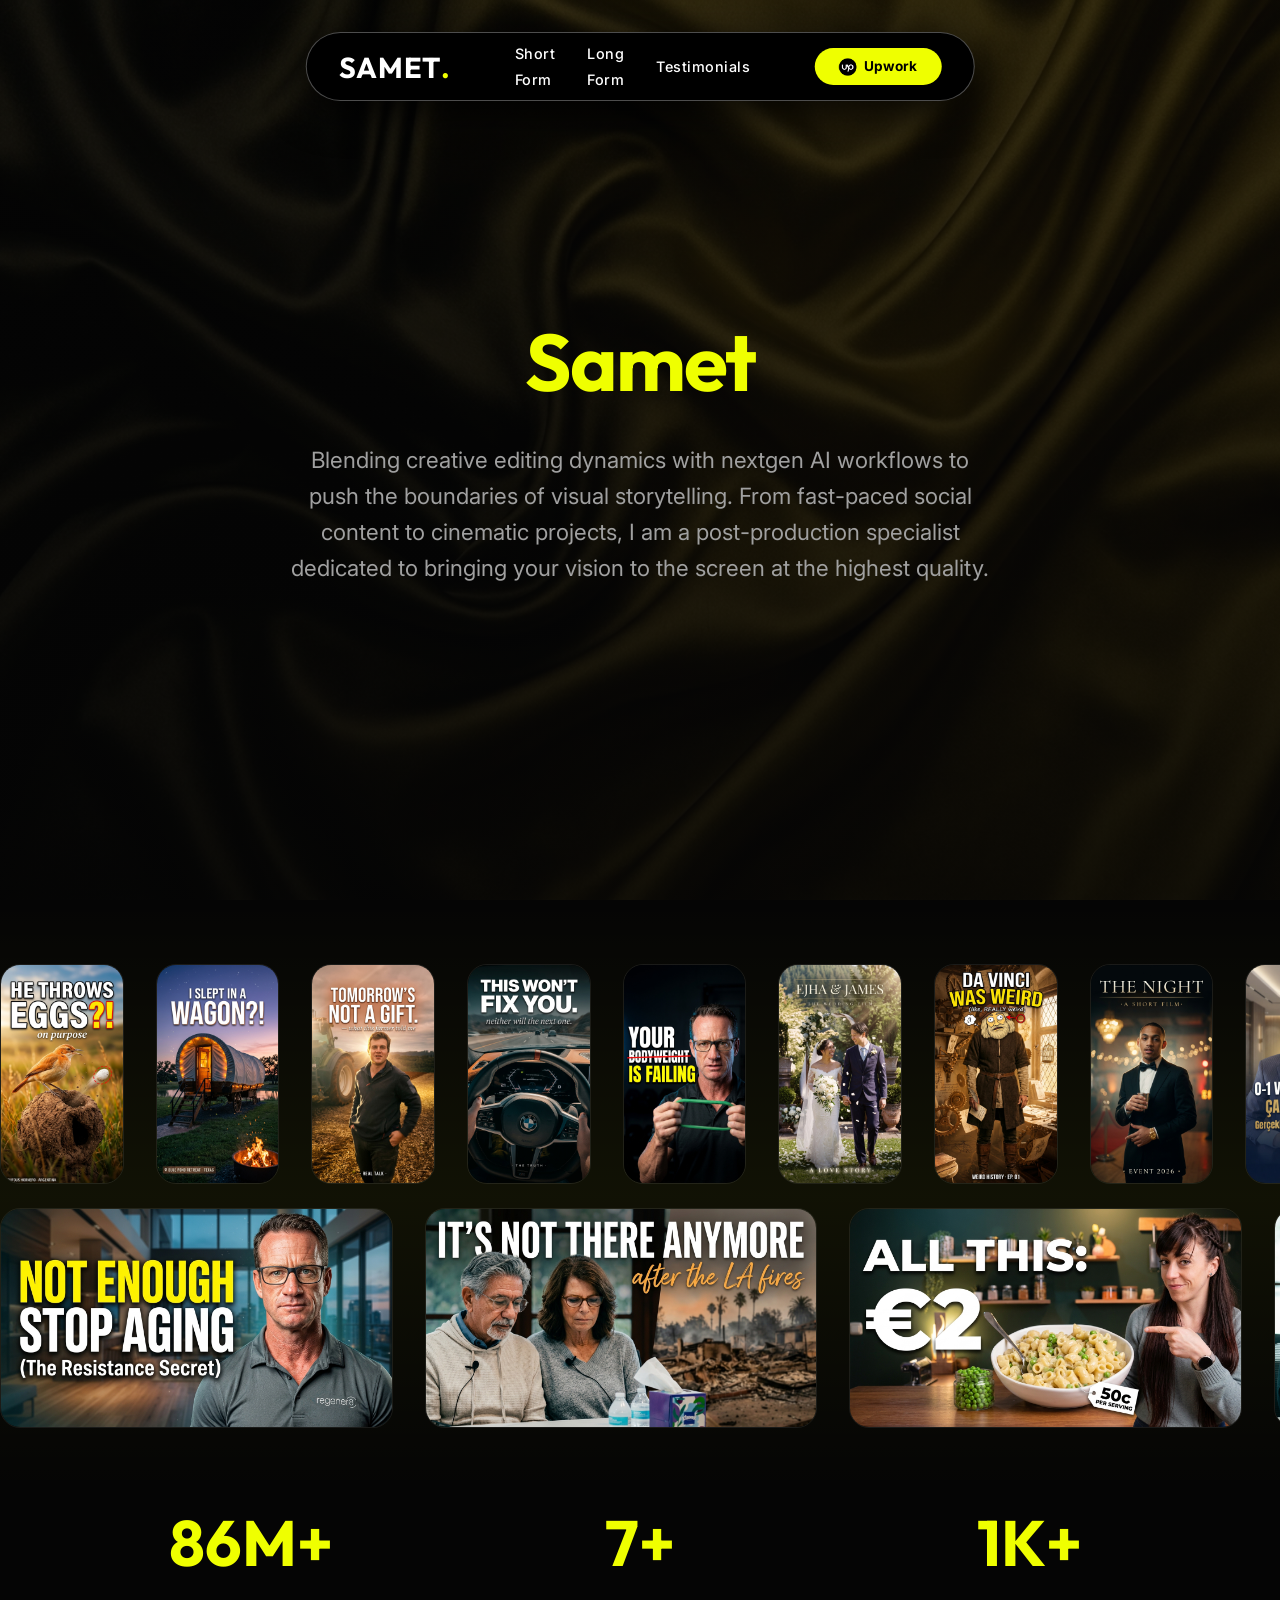
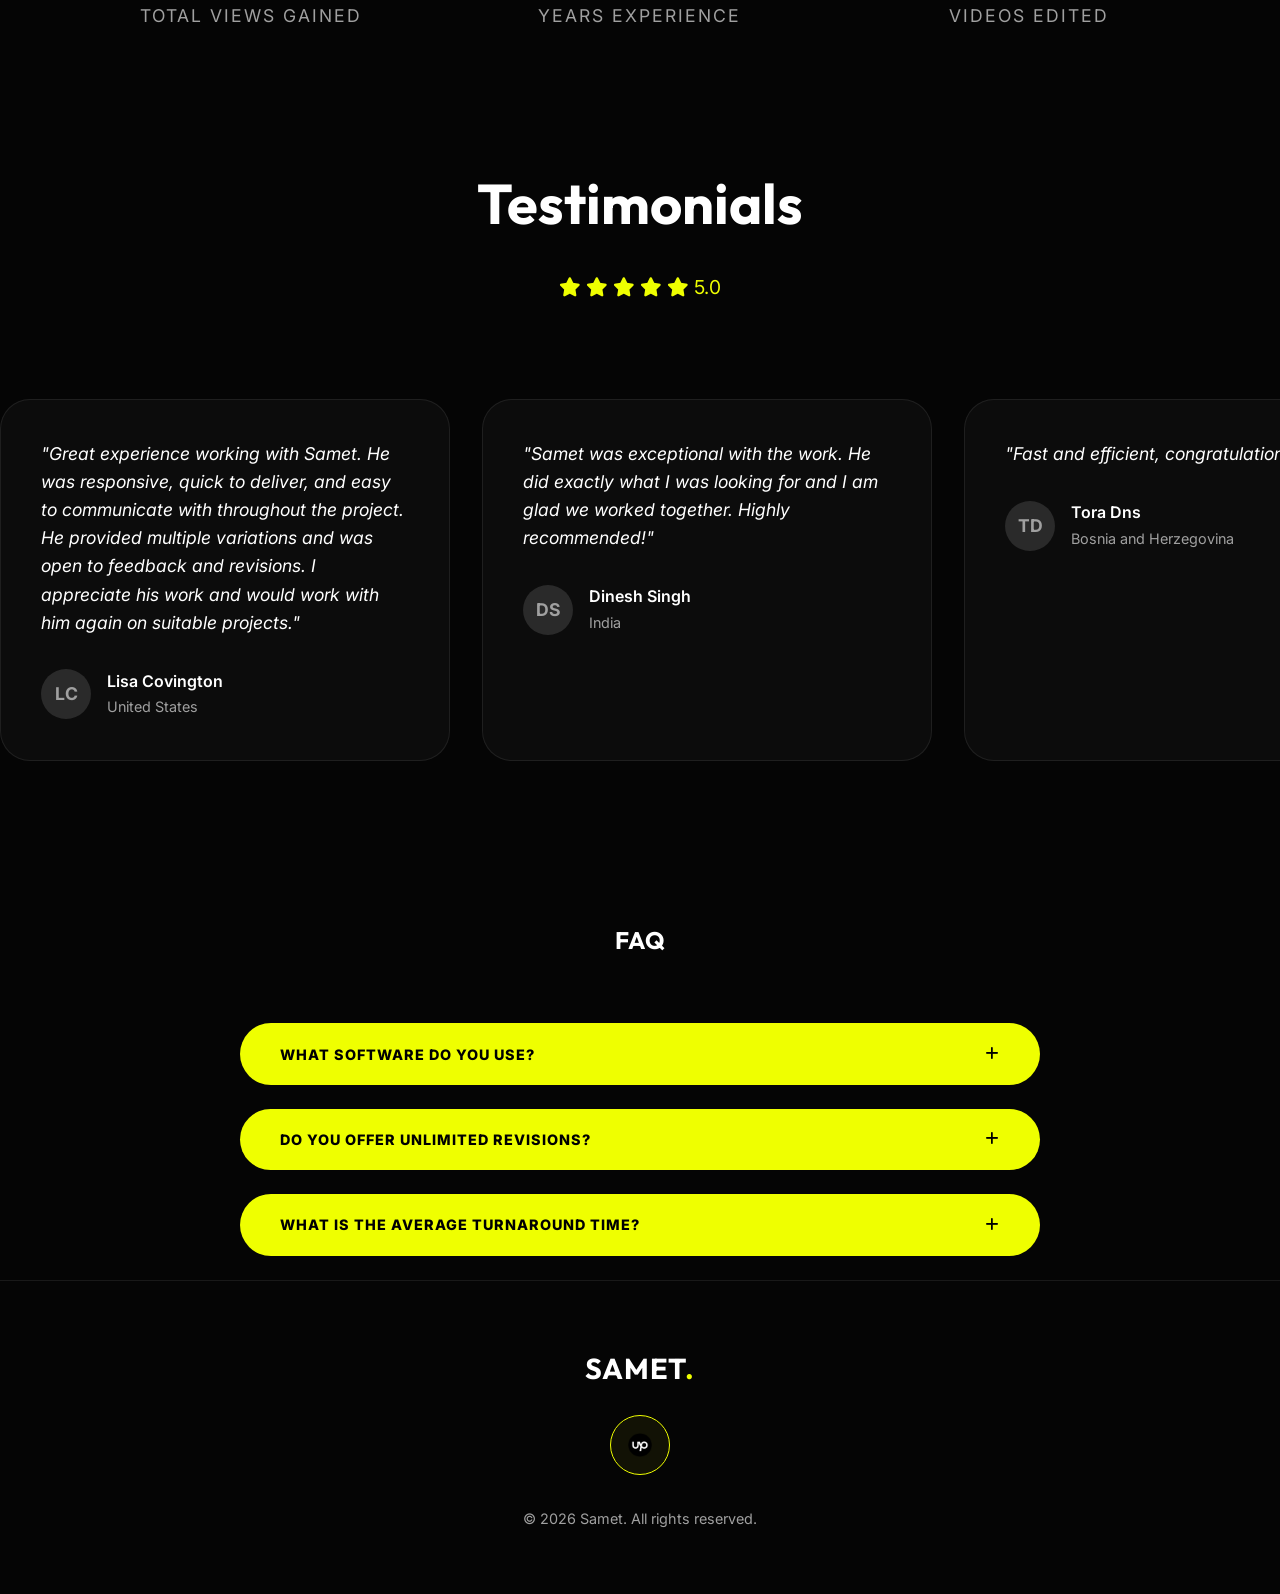
<file: index.html>
<!DOCTYPE html>
<html lang="en">
<head>
    <meta charset="UTF-8">
    <meta name="viewport" content="width=device-width, initial-scale=1.0">
    <title>Samet | Premium Video Editing Portfolio</title>
    <meta name="description" content="Professional video editor for top content creators. High conversion, retention-focused editing.">
    <link rel="stylesheet" href="style.css?v=1.1">
    <link rel="icon" type="image/png" href="logo.png">
    <link rel="stylesheet" href="https://cdnjs.cloudflare.com/ajax/libs/font-awesome/6.4.0/css/all.min.css">
</head>
<body>

    <nav>
        <div class="nav-capsule">
            <a href="#" class="nav-logo" style="font-size: 1.8rem; color: #fff; letter-spacing: 1px; text-decoration: none;">SAMET<span style="color: var(--primary-color);">.</span></a>
            <ul class="nav-links">
                <li><a href="short.html" id="nav-short-form">Short Form</a></li>
                <li><a href="long.html" id="nav-long-form">Long Form</a></li>
                <li><a href="#testimonials">Testimonials</a></li>
            </ul>
            <a href="https://www.upwork.com/freelancers/~013fd8ff4d81ea046d" target="_blank" class="nav-cta" style="border-radius: 100px; display: inline-flex; align-items: center; gap: 0.5rem; padding: 0.5rem 1.5rem;">
                <img src="upwork-icon.png" alt="Upwork" style="width: 18px; height: 18px; object-fit: contain;"> Upwork
            </a>
            <button class="mobile-menu-btn" style="display: none;" aria-label="Toggle Menu">
                <span class="bar"></span>
                <span class="bar"></span>
                <span class="bar"></span>
            </button>
        </div>
    </nav>

    <!-- Mobile Menu Overlay -->
    <div class="mobile-menu-overlay" style="display: none;">
        <ul class="mobile-nav-links">
            <li><a href="short.html">Short Form</a></li>
            <li><a href="long.html">Long Form</a></li>
            <li><a href="#testimonials">Testimonials</a></li>
            <li><a href="https://www.upwork.com/freelancers/~013fd8ff4d81ea046d" target="_blank" class="mobile-upwork-btn"><img src="upwork-icon.png" alt="Upwork" style="height: 18px; filter: brightness(0);"> Upwork</a></li>
        </ul>
    </div>

    <main>
        <!-- Hero Section -->
        <section class="hero" id="home">
            <div class="hero-glow"></div>
            <div class="container">
                <h1 data-reveal>Samet</h1>
                <p data-reveal>Blending creative editing dynamics with nextgen AI workflows to push the boundaries of visual storytelling. From fast-paced social content to cinematic projects, I am a post-production specialist dedicated to bringing your vision to the screen at the highest quality.</p>
            </div>
        </section>

        <!-- Portfolio Preview -->
        <div class="portfolio-preview" id="portfolio">
            <!-- Row 1: Short videos - normal speed -->
            <div class="marquee-container">
                <img src="masaustuthumbnails/short1.jpeg" alt="Short 1" class="thumbnail-strip">
                <img src="masaustuthumbnails/short3.jpeg" alt="Short 3" class="thumbnail-strip">
                <img src="masaustuthumbnails/short5.jpeg" alt="Short 5" class="thumbnail-strip">
                <img src="masaustuthumbnails/short7.jpeg" alt="Short 7" class="thumbnail-strip">
                <img src="masaustuthumbnails/short9.jpeg" alt="Short 9" class="thumbnail-strip">
                <img src="masaustuthumbnails/short2.jpeg" alt="Short 2" class="thumbnail-strip">
                <img src="masaustuthumbnails/short4.jpeg" alt="Short 4" class="thumbnail-strip">
                <img src="masaustuthumbnails/short6.jpeg" alt="Short 6" class="thumbnail-strip">
                <img src="masaustuthumbnails/short8.jpeg" alt="Short 8" class="thumbnail-strip">
                <img src="masaustuthumbnails/short10.jpeg" alt="Short 10" class="thumbnail-strip">
                <!-- Duplicate for loop -->
                <img src="masaustuthumbnails/short1.jpeg" alt="Short 1" class="thumbnail-strip">
                <img src="masaustuthumbnails/short3.jpeg" alt="Short 3" class="thumbnail-strip">
                <img src="masaustuthumbnails/short5.jpeg" alt="Short 5" class="thumbnail-strip">
                <img src="masaustuthumbnails/short7.jpeg" alt="Short 7" class="thumbnail-strip">
                <img src="masaustuthumbnails/short9.jpeg" alt="Short 9" class="thumbnail-strip">
                <img src="masaustuthumbnails/short2.jpeg" alt="Short 2" class="thumbnail-strip">
                <img src="masaustuthumbnails/short4.jpeg" alt="Short 4" class="thumbnail-strip">
                <img src="masaustuthumbnails/short6.jpeg" alt="Short 6" class="thumbnail-strip">
                <img src="masaustuthumbnails/short8.jpeg" alt="Short 8" class="thumbnail-strip">
                <img src="masaustuthumbnails/short10.jpeg" alt="Short 10" class="thumbnail-strip">
            </div>
            <!-- Row 2: Long videos - slower -->
            <div class="marquee-container marquee-slow">
                <img src="masaustuthumbnails/long1.jpeg" alt="Long 1" class="thumbnail-strip">
                <img src="masaustuthumbnails/long3.jpeg" alt="Long 3" class="thumbnail-strip">
                <img src="masaustuthumbnails/long5.jpeg" alt="Long 5" class="thumbnail-strip">
                <img src="masaustuthumbnails/long7.jpeg" alt="Long 7" class="thumbnail-strip">
                <img src="masaustuthumbnails/long2.jpeg" alt="Long 2" class="thumbnail-strip">
                <img src="masaustuthumbnails/long4.jpeg" alt="Long 4" class="thumbnail-strip">
                <img src="masaustuthumbnails/long6.jpeg" alt="Long 6" class="thumbnail-strip">
                <!-- Duplicate for loop -->
                <img src="masaustuthumbnails/long1.jpeg" alt="Long 1" class="thumbnail-strip">
                <img src="masaustuthumbnails/long3.jpeg" alt="Long 3" class="thumbnail-strip">
                <img src="masaustuthumbnails/long5.jpeg" alt="Long 5" class="thumbnail-strip">
                <img src="masaustuthumbnails/long7.jpeg" alt="Long 7" class="thumbnail-strip">
                <img src="masaustuthumbnails/long2.jpeg" alt="Long 2" class="thumbnail-strip">
                <img src="masaustuthumbnails/long4.jpeg" alt="Long 4" class="thumbnail-strip">
                <img src="masaustuthumbnails/long6.jpeg" alt="Long 6" class="thumbnail-strip">
            </div>
        </div>

        <!-- Stats Section -->
        <section class="container stats">
            <div class="stat-item" data-reveal>
                <h2>86M+</h2>
                <p>Total Views Gained</p>
            </div>
            <div class="stat-item" data-reveal>
                <h2>7+</h2>
                <p>Years Experience</p>
            </div>
            <div class="stat-item" data-reveal>
                <h2>1K+</h2>
                <p>Videos Edited</p>
            </div>
        </section>

        <section id="testimonials">
            <div class="container">
                <div class="testimonials-header" data-reveal>
                    <h2>Testimonials</h2>

                    <div class="stars">
                        <i class="fas fa-star"></i>
                        <i class="fas fa-star"></i>
                        <i class="fas fa-star"></i>
                        <i class="fas fa-star"></i>
                        <i class="fas fa-star"></i>
                        <span>5.0</span>
                    </div>
                </div>
            </div>

            <div class="testimonial-grid">
                <div class="testimonial-track">
                    <!-- First set of cards -->
                    <div class="testimonial-card">
                        <p>"Great experience working with Samet. He was responsive, quick to deliver, and easy to communicate with throughout the project. He provided multiple variations and was open to feedback and revisions. I appreciate his work and would work with him again on suitable projects."</p>
                        <div class="user-info">
                            <div class="avatar-placeholder">LC</div>
                            <div class="user-details">
                                <h4>Lisa Covington</h4>
                                <span>United States</span>
                            </div>
                        </div>
                    </div>
                    <div class="testimonial-card">
                        <p>"Samet was exceptional with the work. He did exactly what I was looking for and I am glad we worked together. Highly recommended!"</p>
                        <div class="user-info">
                            <div class="avatar-placeholder">DS</div>
                            <div class="user-details">
                                <h4>Dinesh Singh</h4>
                                <span>India</span>
                            </div>
                        </div>
                    </div>
                    <div class="testimonial-card">
                        <p>"Fast and efficient, congratulations."</p>
                        <div class="user-info">
                            <div class="avatar-placeholder">TD</div>
                            <div class="user-details">
                                <h4>Tora Dns</h4>
                                <span>Bosnia and Herzegovina</span>
                            </div>
                        </div>
                    </div>
                    <div class="testimonial-card">
                        <p>"Job completed successfully with strong skills that make you an excellent freelancer who I feel comfortable reaching out to."</p>
                        <div class="user-info">
                            <div class="avatar-placeholder">FB</div>
                            <div class="user-details">
                                <h4>Fabio Bronski</h4>
                                <span>Romania</span>
                            </div>
                        </div>
                    </div>
                    <div class="testimonial-card">
                        <p>"Spectacular speed to complete task."</p>
                        <div class="user-info">
                            <div class="avatar-placeholder">LH</div>
                            <div class="user-details">
                                <h4>La Habra</h4>
                                <span>United States</span>
                            </div>
                        </div>
                    </div>
                    <!-- Duplicate set for seamless loop -->
                    <div class="testimonial-card">
                        <p>"Great experience working with Samet. He was responsive, quick to deliver, and easy to communicate with throughout the project. He provided multiple variations and was open to feedback and revisions. I appreciate his work and would work with him again on suitable projects."</p>
                        <div class="user-info">
                            <div class="avatar-placeholder">LC</div>
                            <div class="user-details">
                                <h4>Lisa Covington</h4>
                                <span>United States</span>
                            </div>
                        </div>
                    </div>
                    <div class="testimonial-card">
                        <p>"Samet was exceptional with the work. He did exactly what I was looking for and I am glad we worked together. Highly recommended!"</p>
                        <div class="user-info">
                            <div class="avatar-placeholder">DS</div>
                            <div class="user-details">
                                <h4>Dinesh Singh</h4>
                                <span>India</span>
                            </div>
                        </div>
                    </div>
                    <div class="testimonial-card">
                        <p>"Fast and efficient, congratulations."</p>
                        <div class="user-info">
                            <div class="avatar-placeholder">TD</div>
                            <div class="user-details">
                                <h4>Tora Dns</h4>
                                <span>Bosnia and Herzegovina</span>
                            </div>
                        </div>
                    </div>
                    <div class="testimonial-card">
                        <p>"Job completed successfully with strong skills that make you an excellent freelancer who I feel comfortable reaching out to."</p>
                        <div class="user-info">
                            <div class="avatar-placeholder">FB</div>
                            <div class="user-details">
                                <h4>Fabio Bronski</h4>
                                <span>Romania</span>
                            </div>
                        </div>
                    </div>
                    <div class="testimonial-card">
                        <p>"Spectacular speed to complete task."</p>
                        <div class="user-info">
                            <div class="avatar-placeholder">LH</div>
                            <div class="user-details">
                                <h4>La Habra</h4>
                                <span>United States</span>
                            </div>
                        </div>
                    </div>
                </div>
            </div>
        </section>

        <!-- FAQ -->
        <section id="faq" class="container">
            <div class="faq-header" data-reveal>
                <h2>FAQ</h2>
            </div>
            <div class="faq-container">
                <div class="faq-item" data-reveal>
                    <div class="faq-question">What software do you use? <i class="fas fa-plus"></i></div>
                    <div class="faq-answer">I primarily use Adobe Premiere Pro and CapCut Pro for high-end editing and motion graphics.</div>
                </div>
                <div class="faq-item" data-reveal>
                    <div class="faq-question">Do you offer unlimited revisions? <i class="fas fa-plus"></i></div>
                    <div class="faq-answer">Yes, I provide unlimited minor revisions until you are 100% satisfied with the result.</div>
                </div>
                <div class="faq-item" data-reveal>
                    <div class="faq-question">What is the average turnaround time? <i class="fas fa-plus"></i></div>
                    <div class="faq-answer">Short-form content typically takes 2-4 hours. Long-form content takes 4-12 hours depending on the length and complexity.</div>
                </div>
            </div>
        </section>
    </main>

    <footer>
        <div class="container">
            <a href="#" class="nav-logo" style="display: inline-block; margin-bottom: 1.5rem; font-size: 1.8rem; color: #fff; letter-spacing: 1px; text-decoration: none;">SAMET<span style="color: var(--primary-color);">.</span></a>
            <div class="footer-socials">
                <a href="https://www.upwork.com/freelancers/~013fd8ff4d81ea046d" target="_blank" title="Upwork">
                    <img src="upwork-icon.png" alt="Upwork" style="width: 24px; height: 24px; object-fit: contain;">
                </a>
            </div>
            <div class="footer-bottom">
                &copy; 2026 Samet. All rights reserved.
            </div>
        </div>
    </footer>

    <script src="script.js"></script>
</body>
</html>
</file>
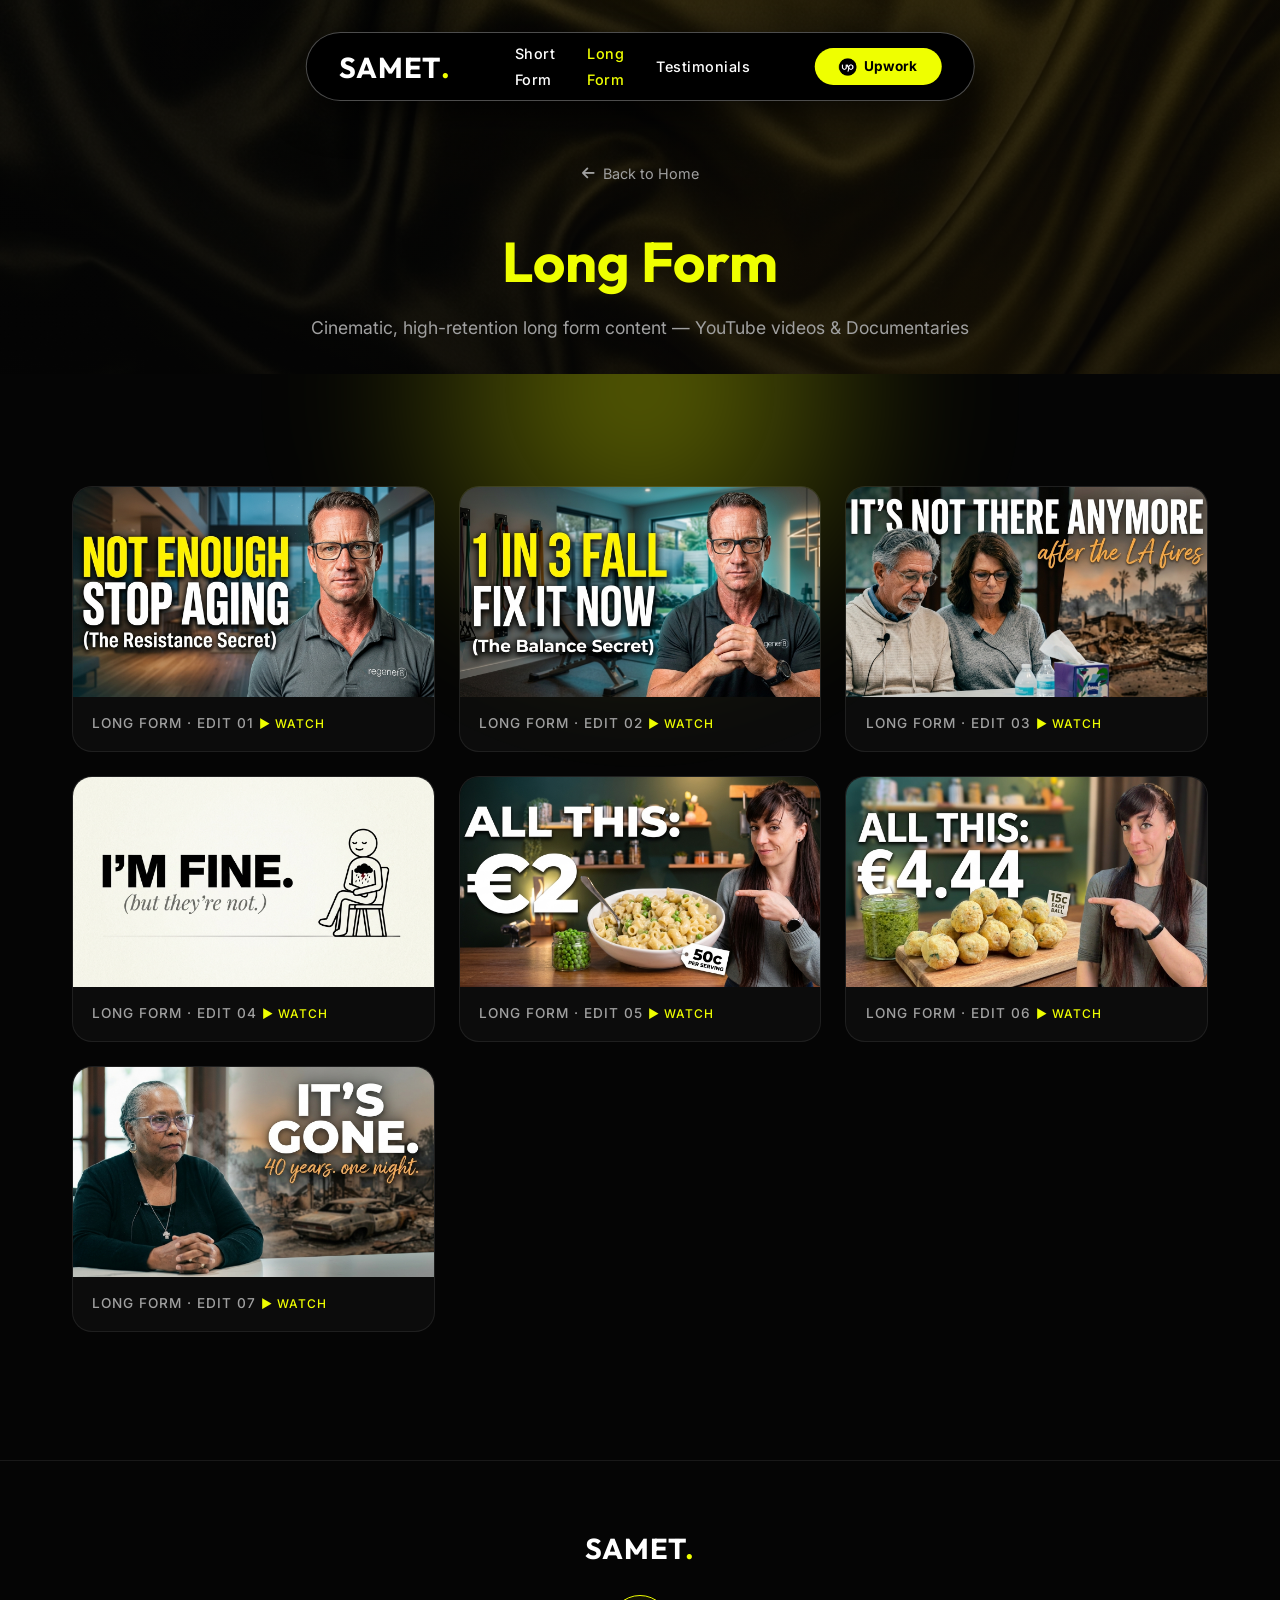
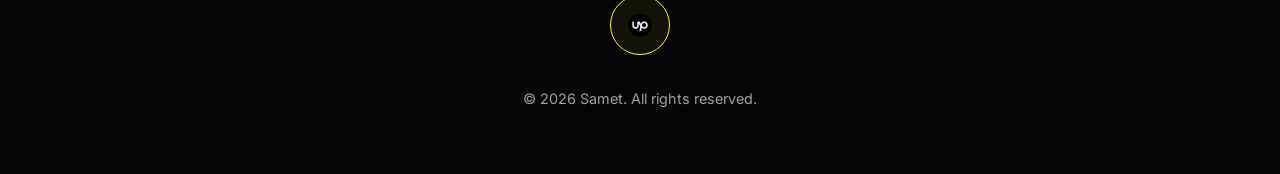
<file: long.html>
<!DOCTYPE html>
<html lang="en">
<head>
    <meta charset="UTF-8">
    <meta name="viewport" content="width=device-width, initial-scale=1.0">
    <title>Samet | Long Form Portfolio</title>
    <meta name="description" content="Long form video editing portfolio by Samet. Cinematic, high-quality YouTube videos and documentaries.">
    <link rel="stylesheet" href="style.css?v=1.1">
    <link rel="icon" type="image/png" href="logo.png">
    <link rel="stylesheet" href="https://cdnjs.cloudflare.com/ajax/libs/font-awesome/6.4.0/css/all.min.css">
    <style>
        .video-grid {
            display: grid;
            grid-template-columns: repeat(auto-fill, minmax(340px, 1fr));
            gap: 1.5rem;
            margin-top: 3rem;
        }

        .video-card {
            background: var(--glass-bg);
            border: 1px solid var(--glass-border);
            border-radius: 20px;
            overflow: hidden;
            transition: var(--transition);
            cursor: pointer;
        }

        .video-card:hover {
            transform: translateY(-8px);
            border-color: var(--primary-color);
            box-shadow: 0 0 30px var(--primary-glow);
        }

        .video-card img {
            width: 100%;
            height: 210px;
            object-fit: cover;
            display: block;
        }

        .video-card-label {
            padding: 1rem 1.2rem;
            font-size: 0.85rem;
            color: var(--text-dim);
            font-weight: 500;
            letter-spacing: 1px;
            text-transform: uppercase;
        }

        .page-hero {
            min-height: 40vh;
            display: flex;
            flex-direction: column;
            justify-content: center;
            align-items: center;
            text-align: center;
            padding-top: 10rem;
            padding-bottom: 2rem;
            background: linear-gradient(to bottom, rgba(5,5,5,0.7), rgba(5,5,5,0.95)), url('bg.jpeg');
            background-size: cover;
            background-position: center;
            background-attachment: fixed;
        }

        .page-hero h1 {
            font-size: 3.5rem;
            color: var(--primary-color);
            margin-bottom: 0.5rem;
        }

        .page-hero p {
            color: var(--text-dim);
            font-size: 1.1rem;
        }

        .back-btn {
            display: inline-flex;
            align-items: center;
            gap: 0.5rem;
            color: var(--text-dim);
            text-decoration: none;
            font-size: 0.9rem;
            margin-bottom: 2rem;
            transition: var(--transition);
        }

        .back-btn:hover {
            color: var(--primary-color);
        }

        /* --- Video Modal --- */
        .video-modal-overlay {
            display: none;
            position: fixed;
            inset: 0;
            background: rgba(0, 0, 0, 0.92);
            z-index: 9999;
            align-items: center;
            justify-content: center;
        }

        .video-modal-overlay.active {
            display: flex;
        }

        .video-modal-box {
            position: relative;
            width: 90%;
            max-width: 960px;
            aspect-ratio: 16 / 9;
            background: #000;
            border-radius: 20px;
            overflow: hidden;
            box-shadow: 0 0 60px rgba(239, 255, 0, 0.2);
        }

        .video-modal-box iframe {
            width: 100%;
            height: 100%;
            border: none;
        }

        .modal-close {
            position: absolute;
            top: -3rem;
            right: 0;
            background: none;
            border: none;
            color: #fff;
            font-size: 2rem;
            cursor: pointer;
            transition: color 0.3s;
            line-height: 1;
        }

        .modal-close:hover {
            color: var(--primary-color);
        }

        /* Loading spinner */
        .modal-spinner {
            position: absolute;
            inset: 0;
            display: flex;
            align-items: center;
            justify-content: center;
            background: #000;
            z-index: 2;
            transition: opacity 0.4s;
        }
        .modal-spinner.hidden { opacity: 0; pointer-events: none; }
        .spinner-ring {
            width: 48px;
            height: 48px;
            border: 4px solid rgba(255,255,255,0.1);
            border-top-color: var(--primary-color);
            border-radius: 50%;
            animation: spin 0.8s linear infinite;
        }
        @keyframes spin { to { transform: rotate(360deg); } }

        /* Play button on hoverable cards */
        .video-card.has-video {
            position: relative;
        }

        .video-card.has-video::after {
            content: '\25B6';
            position: absolute;
            top: 50%;
            left: 50%;
            transform: translate(-50%, -60%);
            width: 56px;
            height: 56px;
            background: var(--primary-color);
            color: #000;
            border-radius: 50%;
            display: flex;
            align-items: center;
            justify-content: center;
            font-size: 1.2rem;
            opacity: 0;
            transition: opacity 0.3s;
            pointer-events: none;
            line-height: 56px;
            text-align: center;
        }

        .video-card.has-video:hover::after {
            opacity: 1;
        }

        @media (max-width: 768px) {
            .page-hero h1 {
                font-size: 2.8rem;
            }
            .video-grid {
                grid-template-columns: 1fr;
                gap: 1.2rem;
            }
            .video-card img {
                height: 180px;
            }
        }
    </style>
</head>
<body>

    <nav>
        <div class="nav-capsule">
            <a href="index.html" class="nav-logo" style="font-size: 1.8rem; color: #fff; letter-spacing: 1px; text-decoration: none;">SAMET<span style="color: var(--primary-color);">.</span></a>
            <ul class="nav-links">
                <li><a href="short.html" id="nav-short-form">Short Form</a></li>
                <li><a href="long.html" id="nav-long-form" style="color: var(--primary-color);">Long Form</a></li>
                <li><a href="index.html#testimonials">Testimonials</a></li>
            </ul>
            <a href="https://www.upwork.com/freelancers/~013fd8ff4d81ea046d" target="_blank" class="nav-cta" style="border-radius: 100px; display: inline-flex; align-items: center; gap: 0.5rem; padding: 0.5rem 1.5rem;">
                <img src="upwork-icon.png" alt="Upwork" style="width: 18px; height: 18px; object-fit: contain;"> Upwork
            </a>
            <button class="mobile-menu-btn" style="display: none;" aria-label="Toggle Menu">
                <span class="bar"></span>
                <span class="bar"></span>
                <span class="bar"></span>
            </button>
        </div>
    </nav>

    <!-- Mobile Menu Overlay -->
    <div class="mobile-menu-overlay" style="display: none;">
        <ul class="mobile-nav-links">
            <li><a href="short.html">Short Form</a></li>
            <li><a href="long.html">Long Form</a></li>
            <li><a href="index.html#testimonials">Testimonials</a></li>
            <li><a href="https://www.upwork.com/freelancers/~013fd8ff4d81ea046d" target="_blank" class="mobile-upwork-btn"><img src="upwork-icon.png" alt="Upwork" style="height: 18px; filter: brightness(0);"> Upwork</a></li>
        </ul>
    </div>

    <main>
        <section class="page-hero">
            <div class="hero-glow"></div>
            <div class="container">
                <a href="index.html" class="back-btn"><i class="fas fa-arrow-left"></i> Back to Home</a>
                <h1 data-reveal>Long Form</h1>
                <p data-reveal>Cinematic, high-retention long form content — YouTube videos & Documentaries</p>
            </div>
        </section>

        <section class="container" style="padding-top: 4rem; padding-bottom: 8rem;">
            <div class="video-grid">
                <div class="video-card has-video" data-reveal data-video="https://drive.google.com/file/d/1Tjc7NT4W5khFW8EfRUUMMhBq6SJmTXC6/preview" id="long-card-1">
                    <img src="masaustuthumbnails/long1.jpeg" alt="Long Form Video 1">
                    <div class="video-card-label">Long Form · Edit 01 <span style="color: var(--primary-color); font-size:0.75rem;">▶ Watch</span></div>
                </div>
                <div class="video-card has-video" data-reveal data-video="https://drive.google.com/file/d/1eMb01-_hkDp7aQ8QnzcCANhfx1haQ7sX/preview" id="long-card-2">
                    <img src="masaustuthumbnails/long2.jpeg" alt="Long Form Video 2">
                    <div class="video-card-label">Long Form · Edit 02 <span style="color: var(--primary-color); font-size:0.75rem;">▶ Watch</span></div>
                </div>
                <div class="video-card has-video" data-reveal data-video="https://drive.google.com/file/d/1bEpnuQfVlYUt3nbKC0R5adxfE195s6iW/preview" id="long-card-3">
                    <img src="masaustuthumbnails/long3.jpeg" alt="Long Form Video 3">
                    <div class="video-card-label">Long Form · Edit 03 <span style="color: var(--primary-color); font-size:0.75rem;">▶ Watch</span></div>
                </div>
                <div class="video-card has-video" data-reveal data-video="https://drive.google.com/file/d/1ZqNj5CbLX060rBmlq0EluKaUxuDuh7xh/preview" id="long-card-4">
                    <img src="masaustuthumbnails/long4.jpeg" alt="Long Form Video 4">
                    <div class="video-card-label">Long Form · Edit 04 <span style="color: var(--primary-color); font-size:0.75rem;">▶ Watch</span></div>
                </div>
                <div class="video-card has-video" data-reveal data-video="https://drive.google.com/file/d/1w-ex7jPIxdMLJ-oTojlmzaFF6aS44EH9/preview" id="long-card-5">
                    <img src="masaustuthumbnails/long5.jpeg" alt="Long Form Video 5">
                    <div class="video-card-label">Long Form · Edit 05 <span style="color: var(--primary-color); font-size:0.75rem;">▶ Watch</span></div>
                </div>
                <div class="video-card has-video" data-reveal data-video="https://drive.google.com/file/d/1KpNzNfZsB7GmV_bEkUF0DDs1pWs6axqi/preview" id="long-card-6">
                    <img src="masaustuthumbnails/long6.jpeg" alt="Long Form Video 6">
                    <div class="video-card-label">Long Form · Edit 06 <span style="color: var(--primary-color); font-size:0.75rem;">▶ Watch</span></div>
                </div>
                <div class="video-card has-video" data-reveal data-video="https://drive.google.com/file/d/1iIuv5pJCbBzIcQk6oQ4sbMhtStUSs07k/preview" id="long-card-7">
                    <img src="masaustuthumbnails/long7.jpeg" alt="Long Form Video 7">
                    <div class="video-card-label">Long Form · Edit 07 <span style="color: var(--primary-color); font-size:0.75rem;">▶ Watch</span></div>
                </div>
            </div>
        </section>
    </main>

    <footer>
        <div class="container">
            <a href="index.html" class="nav-logo" style="display: inline-block; margin-bottom: 1.5rem; font-size: 1.8rem; color: #fff; letter-spacing: 1px; text-decoration: none;">SAMET<span style="color: var(--primary-color);">.</span></a>
            <div class="footer-socials">
                <a href="https://www.upwork.com/freelancers/~013fd8ff4d81ea046d" target="_blank" title="Upwork">
                    <img src="upwork-icon.png" alt="Upwork" style="width: 24px; height: 24px; object-fit: contain;">
                </a>
            </div>
            <div class="footer-bottom">
                &copy; 2026 Samet. All rights reserved.
            </div>
        </div>
    </footer>

    <!-- Video Modal -->
    <div class="video-modal-overlay" id="videoModal">
        <div class="video-modal-box">
            <button class="modal-close" id="modalClose">&times;</button>
            <div class="modal-spinner" id="modalSpinner"><div class="spinner-ring"></div></div>
            <iframe id="modalIframe" src="" allowfullscreen allow="autoplay; encrypted-media"></iframe>
        </div>
    </div>

    <script src="script.js"></script>
    <script>
        // Modal logic
        const modal = document.getElementById('videoModal');
        const iframe = document.getElementById('modalIframe');
        const closeBtn = document.getElementById('modalClose');

        document.querySelectorAll('.video-card.has-video').forEach(card => {
            card.addEventListener('click', () => {
                const src = card.dataset.video;
                const type = card.dataset.type;
                if (type === 'youtube') {
                    window.open(src, '_blank');
                } else {
                    document.getElementById('modalSpinner').classList.remove('hidden');
                    iframe.src = src;
                    modal.classList.add('active');
                    document.body.style.overflow = 'hidden';
                }
            });
        });

        iframe.addEventListener('load', () => {
            document.getElementById('modalSpinner').classList.add('hidden');
        });

        function closeModal() {
            modal.classList.remove('active');
            iframe.src = '';
            document.body.style.overflow = '';
        }

        closeBtn.addEventListener('click', closeModal);
        modal.addEventListener('click', (e) => {
            if (e.target === modal) closeModal();
        });
        document.addEventListener('keydown', (e) => {
            if (e.key === 'Escape') closeModal();
        });
    </script>
</body>
</html>
</file>
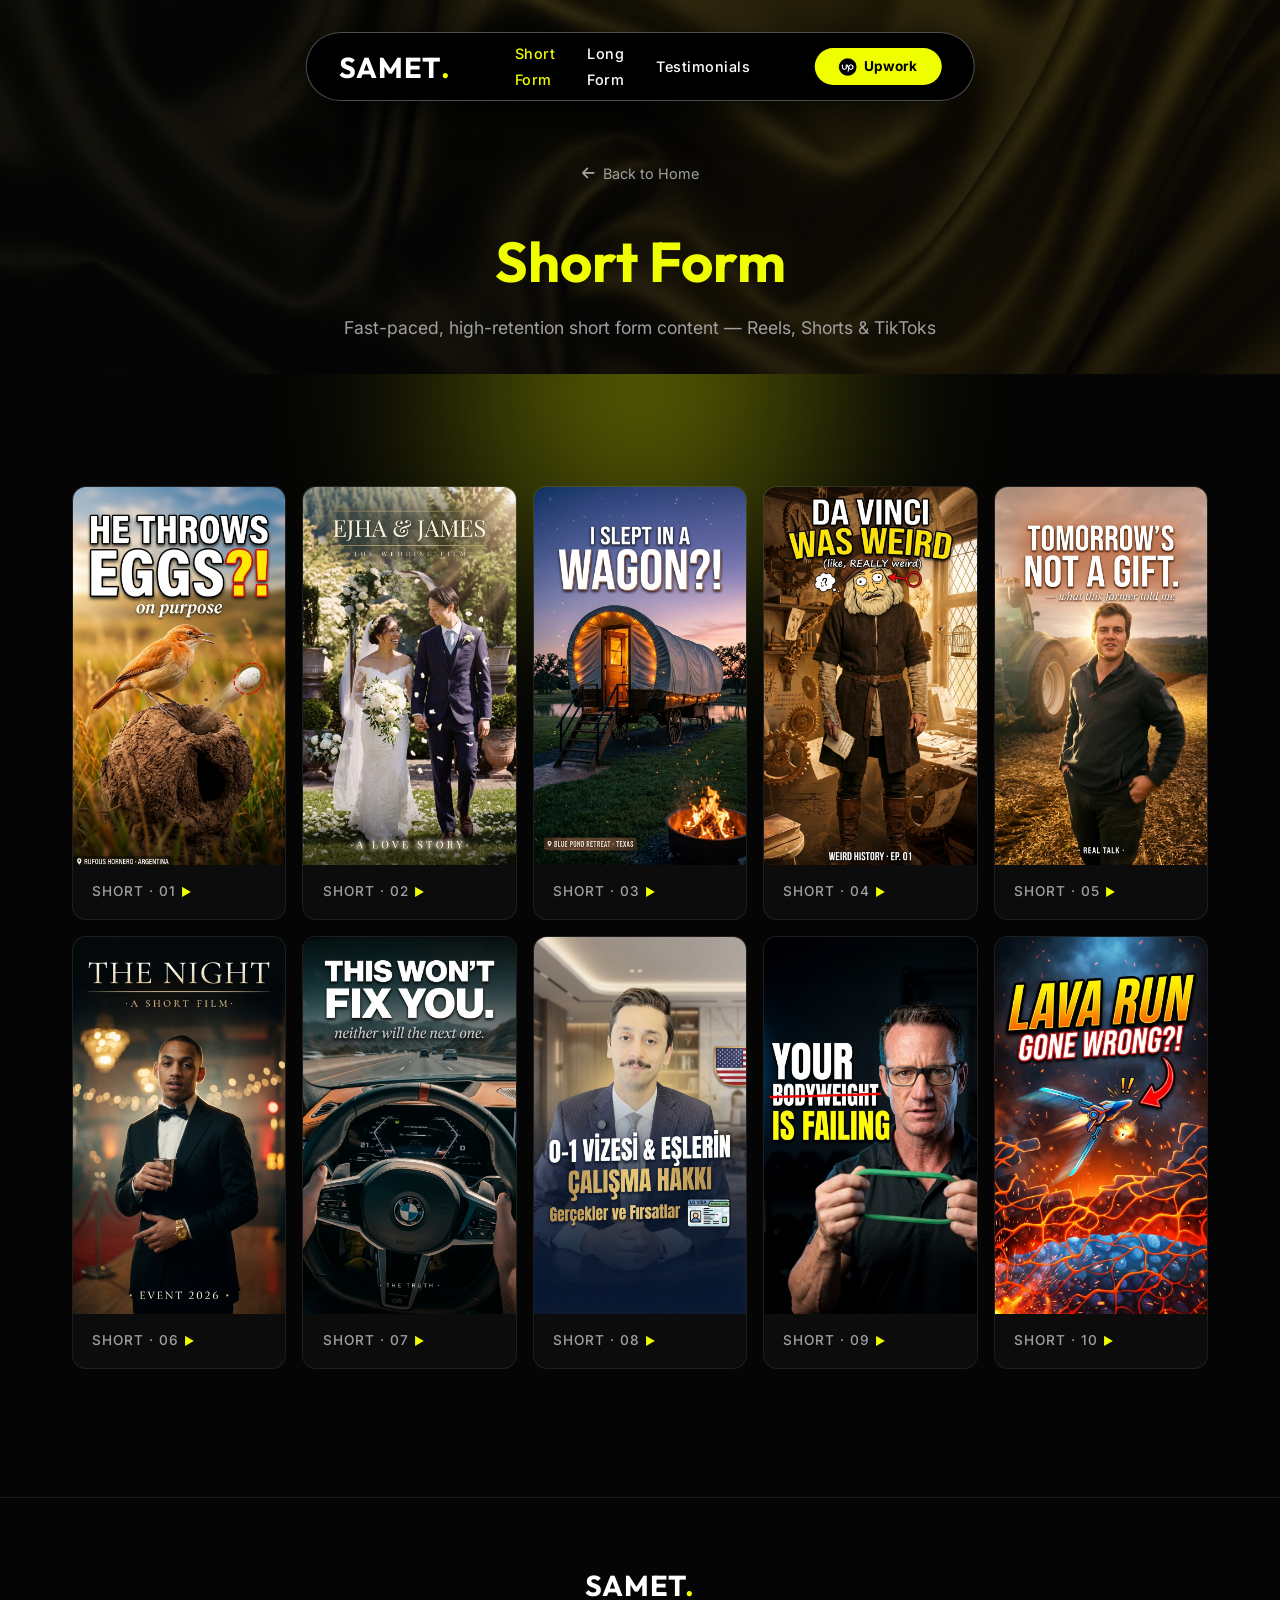
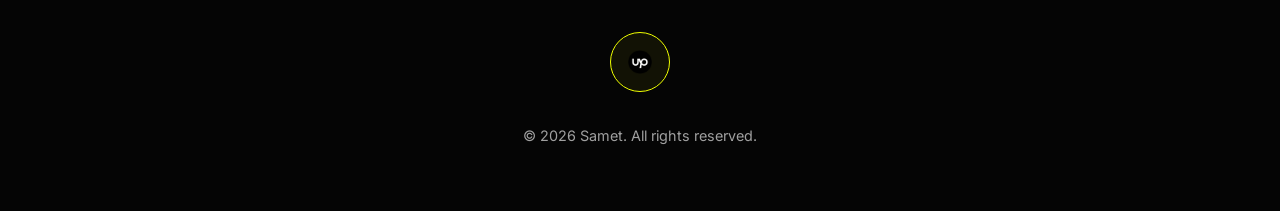
<file: short.html>
<!DOCTYPE html>
<html lang="en">
<head>
    <meta charset="UTF-8">
    <meta name="viewport" content="width=device-width, initial-scale=1.0">
    <title>Samet | Short Form Portfolio</title>
    <meta name="description" content="Short form video editing portfolio by Samet. Fast-paced social content, reels, and shorts.">
    <link rel="stylesheet" href="style.css?v=1.1">
    <link rel="icon" type="image/png" href="logo.png">
    <link rel="stylesheet" href="https://cdnjs.cloudflare.com/ajax/libs/font-awesome/6.4.0/css/all.min.css">
    <style>
        .video-grid {
            display: grid;
            grid-template-columns: repeat(5, 1fr);
            gap: 1rem;
            margin-top: 3rem;
        }

        .video-card {
            background: var(--glass-bg);
            border: 1px solid var(--glass-border);
            border-radius: 14px;
            overflow: hidden;
            transition: var(--transition);
            cursor: pointer;
        }

        .video-card:hover {
            transform: translateY(-8px);
            border-color: var(--primary-color);
            box-shadow: 0 0 30px var(--primary-glow);
        }

        .video-card img {
            width: 100%;
            aspect-ratio: 9 / 16;
            object-fit: cover;
            display: block;
        }

        .video-card-label {
            padding: 1rem 1.2rem;
            font-size: 0.85rem;
            color: var(--text-dim);
            font-weight: 500;
            letter-spacing: 1px;
            text-transform: uppercase;
        }

        .page-hero {
            min-height: 40vh;
            display: flex;
            flex-direction: column;
            justify-content: center;
            align-items: center;
            text-align: center;
            padding-top: 10rem;
            padding-bottom: 2rem;
            background: linear-gradient(to bottom, rgba(5,5,5,0.7), rgba(5,5,5,0.95)), url('bg.jpeg');
            background-size: cover;
            background-position: center;
            background-attachment: fixed;
        }

        .page-hero h1 {
            font-size: 3.5rem;
            color: var(--primary-color);
            margin-bottom: 0.5rem;
        }

        .page-hero p {
            color: var(--text-dim);
            font-size: 1.1rem;
        }

        .back-btn {
            display: inline-flex;
            align-items: center;
            gap: 0.5rem;
            color: var(--text-dim);
            text-decoration: none;
            font-size: 0.9rem;
            margin-bottom: 2rem;
            transition: var(--transition);
        }

        .back-btn:hover {
            color: var(--primary-color);
        }

        /* --- Video Modal --- */
        .video-modal-overlay {
            display: none;
            position: fixed;
            inset: 0;
            background: rgba(0, 0, 0, 0.92);
            z-index: 9999;
            align-items: center;
            justify-content: center;
        }
        .video-modal-overlay.active { display: flex; }

        .video-modal-box {
            position: relative;
            width: min(90vw, 420px);
            aspect-ratio: 9 / 16;
            background: #000;
            border-radius: 20px;
            overflow: hidden;
            box-shadow: 0 0 60px rgba(239, 255, 0, 0.2);
        }

        .video-modal-box iframe {
            width: 100%;
            height: 100%;
            border: none;
        }

        .modal-close {
            position: absolute;
            top: -3rem;
            right: 0;
            background: none;
            border: none;
            color: #fff;
            font-size: 2rem;
            cursor: pointer;
            transition: color 0.3s;
        }
        .modal-close:hover { color: var(--primary-color); }

        /* Loading spinner */
        .modal-spinner {
            position: absolute;
            inset: 0;
            display: flex;
            align-items: center;
            justify-content: center;
            background: #000;
            z-index: 2;
            transition: opacity 0.4s;
        }
        .modal-spinner.hidden { opacity: 0; pointer-events: none; }
        .spinner-ring {
            width: 48px;
            height: 48px;
            border: 4px solid rgba(255,255,255,0.1);
            border-top-color: var(--primary-color);
            border-radius: 50%;
            animation: spin 0.8s linear infinite;
        }
        @keyframes spin { to { transform: rotate(360deg); } }

        .video-card.has-video { position: relative; }
        .video-card.has-video::after {
            content: '\25B6';
            position: absolute;
            top: 45%;
            left: 50%;
            transform: translate(-50%, -50%);
            width: 48px;
            height: 48px;
            background: var(--primary-color);
            color: #000;
            border-radius: 50%;
            display: flex;
            align-items: center;
            justify-content: center;
            font-size: 1rem;
            opacity: 0;
            transition: opacity 0.3s;
            pointer-events: none;
            line-height: 48px;
            text-align: center;
        }
        .video-card.has-video:hover::after { opacity: 1; }

        @media (max-width: 768px) {
            .page-hero h1 {
                font-size: 2.8rem;
            }
            .video-grid {
                grid-template-columns: repeat(3, 1fr);
                gap: 0.8rem;
            }
        }
        @media (max-width: 480px) {
            .video-grid {
                grid-template-columns: repeat(2, 1fr);
                gap: 0.8rem;
            }
        }
    </style>
</head>
<body>

    <nav>
        <div class="nav-capsule">
            <a href="index.html" class="nav-logo" style="font-size: 1.8rem; color: #fff; letter-spacing: 1px; text-decoration: none;">SAMET<span style="color: var(--primary-color);">.</span></a>
            <ul class="nav-links">
                <li><a href="short.html" id="nav-short-form" style="color: var(--primary-color);">Short Form</a></li>
                <li><a href="long.html" id="nav-long-form">Long Form</a></li>
                <li><a href="index.html#testimonials">Testimonials</a></li>
            </ul>
            <a href="https://www.upwork.com/freelancers/~013fd8ff4d81ea046d" target="_blank" class="nav-cta" style="border-radius: 100px; display: inline-flex; align-items: center; gap: 0.5rem; padding: 0.5rem 1.5rem;">
                <img src="upwork-icon.png" alt="Upwork" style="width: 18px; height: 18px; object-fit: contain;"> Upwork
            </a>
            <button class="mobile-menu-btn" style="display: none;" aria-label="Toggle Menu">
                <span class="bar"></span>
                <span class="bar"></span>
                <span class="bar"></span>
            </button>
        </div>
    </nav>

    <!-- Mobile Menu Overlay -->
    <div class="mobile-menu-overlay" style="display: none;">
        <ul class="mobile-nav-links">
            <li><a href="short.html">Short Form</a></li>
            <li><a href="long.html">Long Form</a></li>
            <li><a href="index.html#testimonials">Testimonials</a></li>
            <li><a href="https://www.upwork.com/freelancers/~013fd8ff4d81ea046d" target="_blank" class="mobile-upwork-btn"><img src="upwork-icon.png" alt="Upwork" style="height: 18px; filter: brightness(0);"> Upwork</a></li>
        </ul>
    </div>

    <main>
        <section class="page-hero">
            <div class="hero-glow"></div>
            <div class="container">
                <a href="index.html" class="back-btn"><i class="fas fa-arrow-left"></i> Back to Home</a>
                <h1 data-reveal>Short Form</h1>
                <p data-reveal>Fast-paced, high-retention short form content — Reels, Shorts & TikToks</p>
            </div>
        </section>

        <section class="container" style="padding-top: 4rem; padding-bottom: 8rem;">
            <div class="video-grid">
                <div class="video-card has-video" data-reveal data-video="https://drive.google.com/file/d/1pLYnU-48lgS7MubawIM9WOuxQb_FsLpN/preview" id="short-card-1">
                    <img src="masaustuthumbnails/short1.jpeg" alt="Short Form Video 1">
                    <div class="video-card-label">Short · 01 <span style="color:var(--primary-color);font-size:0.7rem;">▶</span></div>
                </div>
                <div class="video-card has-video" data-reveal data-video="https://drive.google.com/file/d/16PVuagBGRb07bCfn6GfG9NDa9VwGQ0T-/preview" id="short-card-2">
                    <img src="masaustuthumbnails/short2.jpeg" alt="Short Form Video 2">
                    <div class="video-card-label">Short · 02 <span style="color:var(--primary-color);font-size:0.7rem;">▶</span></div>
                </div>
                <div class="video-card has-video" data-reveal data-video="https://drive.google.com/file/d/1gQhf6TziWMQGUVxLNokQzGVWVvqxJPCU/preview" id="short-card-3">
                    <img src="masaustuthumbnails/short3.jpeg" alt="Short Form Video 3">
                    <div class="video-card-label">Short · 03 <span style="color:var(--primary-color);font-size:0.7rem;">▶</span></div>
                </div>
                <div class="video-card has-video" data-reveal data-video="https://drive.google.com/file/d/13JbBYqV5xBHAv5OLa0DoezZqp0hdVPrs/preview" id="short-card-4">
                    <img src="masaustuthumbnails/short4.jpeg" alt="Short Form Video 4">
                    <div class="video-card-label">Short · 04 <span style="color:var(--primary-color);font-size:0.7rem;">▶</span></div>
                </div>
                <div class="video-card has-video" data-reveal data-video="https://drive.google.com/file/d/1IcDS3fOeV5PBuyQQXUMC4KfEAN057ga2/preview" id="short-card-5">
                    <img src="masaustuthumbnails/short5.jpeg" alt="Short Form Video 5">
                    <div class="video-card-label">Short · 05 <span style="color:var(--primary-color);font-size:0.7rem;">▶</span></div>
                </div>
                <div class="video-card has-video" data-reveal data-video="https://drive.google.com/file/d/1xN3jT9b_1zgtjNH4SfWdnrkAYwxBiCn5/preview" id="short-card-6">
                    <img src="masaustuthumbnails/short6.jpeg" alt="Short Form Video 6">
                    <div class="video-card-label">Short · 06 <span style="color:var(--primary-color);font-size:0.7rem;">▶</span></div>
                </div>
                <div class="video-card has-video" data-reveal data-video="https://drive.google.com/file/d/1NGc53b0sTJLndQSJWrIZXb48oE-Cu1FL/preview" id="short-card-7">
                    <img src="masaustuthumbnails/short7.jpeg" alt="Short Form Video 7">
                    <div class="video-card-label">Short · 07 <span style="color:var(--primary-color);font-size:0.7rem;">▶</span></div>
                </div>
                <div class="video-card has-video" data-reveal data-video="https://drive.google.com/file/d/1SKDHPRA1nUSY_5HJvRk4EiREfOUbl9KZ/preview" id="short-card-8">
                    <img src="masaustuthumbnails/short8.jpeg" alt="Short Form Video 8">
                    <div class="video-card-label">Short · 08 <span style="color:var(--primary-color);font-size:0.7rem;">▶</span></div>
                </div>
                <div class="video-card has-video" data-reveal data-video="https://drive.google.com/file/d/1QrYodDp-tlUJGlXeiM9ouyy8cH6aM9Kv/preview" id="short-card-9">
                    <img src="masaustuthumbnails/short9.jpeg" alt="Short Form Video 9">
                    <div class="video-card-label">Short · 09 <span style="color:var(--primary-color);font-size:0.7rem;">▶</span></div>
                </div>
                <div class="video-card has-video" data-reveal data-video="https://drive.google.com/file/d/1P7S4SHacpejZFzdArIVQMQ0upOdGom2O/preview" id="short-card-10">
                    <img src="masaustuthumbnails/short10.jpeg" alt="Short Form Video 10">
                    <div class="video-card-label">Short · 10 <span style="color:var(--primary-color);font-size:0.7rem;">▶</span></div>
                </div>
            </div>
        </section>
    </main>

    <footer>
        <div class="container">
            <a href="index.html" class="nav-logo" style="display: inline-block; margin-bottom: 1.5rem; font-size: 1.8rem; color: #fff; letter-spacing: 1px; text-decoration: none;">SAMET<span style="color: var(--primary-color);">.</span></a>
            <div class="footer-socials">
                <a href="https://www.upwork.com/freelancers/~013fd8ff4d81ea046d" target="_blank" title="Upwork">
                    <img src="upwork-icon.png" alt="Upwork" style="width: 24px; height: 24px; object-fit: contain;">
                </a>
            </div>
            <div class="footer-bottom">
                &copy; 2026 Samet. All rights reserved.
            </div>
        </div>
    </footer>

    <!-- Video Modal -->
    <div class="video-modal-overlay" id="videoModal">
        <div class="video-modal-box">
            <button class="modal-close" id="modalClose">&times;</button>
            <div class="modal-spinner" id="modalSpinner"><div class="spinner-ring"></div></div>
            <iframe id="modalIframe" src="" allowfullscreen allow="autoplay; encrypted-media"></iframe>
        </div>
    </div>

    <script src="script.js"></script>
    <script>
        const modal = document.getElementById('videoModal');
        const iframe = document.getElementById('modalIframe');
        const closeBtn = document.getElementById('modalClose');

        document.querySelectorAll('.video-card.has-video').forEach(card => {
            card.addEventListener('click', () => {
                const spinner = document.getElementById('modalSpinner');
                spinner.classList.remove('hidden');
                iframe.src = card.dataset.video;
                modal.classList.add('active');
                document.body.style.overflow = 'hidden';
            });
        });

        iframe.addEventListener('load', () => {
            document.getElementById('modalSpinner').classList.add('hidden');
        });

        function closeModal() {
            modal.classList.remove('active');
            iframe.src = '';
            document.body.style.overflow = '';
        }

        closeBtn.addEventListener('click', closeModal);
        modal.addEventListener('click', (e) => { if (e.target === modal) closeModal(); });
        document.addEventListener('keydown', (e) => { if (e.key === 'Escape') closeModal(); });
    </script>
</body>
</html>
</file>
<file: style.css>
@import url('https://fonts.googleapis.com/css2?family=Outfit:wght@300;400;500;600;700&family=Inter:wght@300;400;500;600&display=swap');

:root {
    --bg-color: #050505;
    --primary-color: #EFFF00;
    --primary-glow: rgba(239, 255, 0, 0.4);
    --text-main: #ffffff;
    --text-dim: #a0a0a0;
    --glass-bg: rgba(255, 255, 255, 0.03);
    --glass-border: rgba(255, 255, 255, 0.08);
    --card-shadow: 0 8px 32px 0 rgba(0, 0, 0, 0.8);
    --transition: all 0.4s cubic-bezier(0.16, 1, 0.3, 1);
}

* {
    margin: 0;
    padding: 0;
    box-sizing: border-box;
    scroll-behavior: smooth;
}

body {
    background-color: var(--bg-color);
    color: var(--text-main);
    font-family: 'Inter', sans-serif;
    line-height: 1.6;
    overflow-x: hidden;
}

h1, h2, h3, .nav-logo {
    font-family: 'Outfit', sans-serif;
    font-weight: 700;
}

/* --- Layout --- */
.container {
    max-width: 1200px;
    margin: 0 auto;
    padding: 0 2rem;
}

section {
    padding: 8rem 0;
}

/* --- Navbar --- */
nav {
    position: fixed;
    top: 2rem;
    left: 50%;
    transform: translateX(-50%);
    width: auto;
    z-index: 1000;
    display: flex;
    justify-content: center;
    background: transparent;
    border: none;
    backdrop-filter: none;
}

.nav-capsule {
    background: #000;
    border: 1px solid rgba(255, 255, 255, 0.3);
    border-radius: 100px;
    padding: 0.5rem 2rem;
    display: flex;
    align-items: center;
    gap: 4rem;
    box-shadow: 0 10px 40px rgba(0, 0, 0, 0.8);
}

.nav-logo {
    display: flex;
    align-items: center;
    text-decoration: none;
}

.nav-logo img {
    height: 55px;
    width: auto;
    display: block;
}

.nav-links {
    display: flex;
    gap: 2rem;
    list-style: none;
    align-items: center;
}

.nav-links a {
    text-decoration: none;
    color: #fff;
    font-weight: 500;
    transition: var(--transition);
    font-size: 0.9rem;
    letter-spacing: 0.5px;
}

.nav-links a:hover {
    color: var(--primary-color);
}

.nav-cta {
    background: var(--primary-color);
    color: #000;
    padding: 0.7rem 1.8rem;
    border-radius: 12px;
    font-weight: 700;
    text-decoration: none;
    transition: var(--transition);
    font-size: 0.85rem;
}

.nav-cta:hover {
    transform: scale(1.05);
    background: #fff;
}

/* --- Hero --- */
.hero {
    min-height: 100vh;
    display: flex;
    flex-direction: column;
    justify-content: center;
    align-items: center;
    text-align: center;
    position: relative;
    padding-top: 10rem;
    background: linear-gradient(to bottom, rgba(5, 5, 5, 0.7), rgba(5, 5, 5, 0.9)), url('bg.jpeg');
    background-size: cover;
    background-position: center;
    background-attachment: fixed;
}

.hero-glow {
    position: absolute;
    top: 10%;
    width: 600px;
    height: 600px;
    background: radial-gradient(circle, var(--primary-glow) 0%, transparent 70%);
    z-index: -1;
    filter: blur(60px);
}

.profile-container {
    position: relative;
    width: 220px;
    height: 220px;
    margin: 0 auto 2rem;
}

.profile-img {
    width: 100%;
    height: 100%;
    border-radius: 50%;
    object-fit: cover;
    border: 4px dashed var(--primary-color);
    box-shadow: 0 0 40px var(--primary-glow);
}

.hero h1 {
    font-size: 5rem;
    margin-bottom: 1rem;
    letter-spacing: -2px;
    color: var(--primary-color);
}

.hero p {
    color: var(--text-dim);
    font-size: 1.4rem;
    max-width: 700px;
    margin-bottom: 3rem;
}

.primary-btn {
    background: var(--primary-color);
    color: #000;
    padding: 1.2rem 3rem;
    border-radius: 50px;
    font-weight: 800;
    font-size: 1.1rem;
    text-decoration: none;
    transition: var(--transition);
    border: none;
    cursor: pointer;
    text-transform: uppercase;
    letter-spacing: 0.05em;
}

.primary-btn:hover {
    transform: translateY(-5px);
    box-shadow: 0 10px 40px var(--primary-glow);
}

/* --- Thumbnails --- */
.portfolio-preview {
    width: 100%;
    overflow: hidden;
    padding: 4rem 0;
    background: linear-gradient(180deg, transparent, rgba(239, 255, 0, 0.05), transparent);
    display: flex;
    flex-direction: column;
    gap: 1.5rem;
}

.marquee-container {
    display: flex;
    gap: 2rem;
    width: max-content;
    animation: marquee 30s linear infinite;
}

.marquee-slow {
    animation: marquee 55s linear infinite;
}

.thumbnail-strip {
    height: 220px;
    width: auto;
    border-radius: 20px;
    border: 1px solid var(--glass-border);
}

@keyframes marquee {
    0% { transform: translateX(0); }
    100% { transform: translateX(-50%); }
}

/* --- Stats --- */
.stats {
    display: grid;
    grid-template-columns: repeat(3, 1fr);
    gap: 2rem;
    text-align: center;
}

.stat-item h2 {
    font-size: 4rem;
    color: var(--primary-color);
    margin-bottom: 0.5rem;
}

.stat-item p {
    color: var(--text-dim);
    font-size: 1.1rem;
    text-transform: uppercase;
    letter-spacing: 2px;
}

/* --- Testimonials --- */
.testimonials-header {
    text-align: center;
    margin-bottom: 4rem;
}

.testimonials-header h2 {
    font-size: 3.5rem;
    margin-bottom: 1.5rem;
}

.client-avatars {
    display: flex;
    justify-content: center;
    gap: -1rem;
    margin-bottom: 1rem;
}

.client-avatar {
    width: 50px;
    height: 50px;
    border-radius: 50%;
    border: 3px solid var(--bg-color);
    object-fit: cover;
    margin-left: -15px;
}

.stars {
    color: var(--primary-color);
    font-size: 1.2rem;
}

.testimonial-grid {
    overflow: hidden;
    padding: 2rem 0;
    width: 100%;
}

.testimonial-track {
    display: flex;
    gap: 2rem;
    width: max-content;
    animation: marquee-testimonials 40s linear infinite;
}

.testimonial-card {
    background: var(--glass-bg);
    border: 1px solid var(--glass-border);
    padding: 2.5rem;
    border-radius: 30px;
    transition: var(--transition);
    width: 450px;
    flex-shrink: 0;
}

@keyframes marquee-testimonials {
    0% { transform: translateX(0); }
    100% { transform: translateX(-50%); }
}

.testimonial-card:hover {
    background: rgba(255, 255, 255, 0.07);
    transform: translateY(-10px);
}

.testimonial-card p {
    font-size: 1.1rem;
    margin-bottom: 2rem;
    font-style: italic;
}

.user-info {
    display: flex;
    align-items: center;
    gap: 1rem;
}

.user-info img {
    width: 50px;
    height: 50px;
    border-radius: 50%;
    object-fit: cover;
}

.avatar-placeholder {
    width: 50px;
    height: 50px;
    background: #2a2a2a;
    color: #a0a0a0;
    border-radius: 50%;
    display: flex;
    align-items: center;
    justify-content: center;
    font-weight: 700;
    font-size: 1.1rem;
    flex-shrink: 0;
}

.user-details h4 {
    font-weight: 600;
}

.user-details span {
    color: var(--text-dim);
    font-size: 0.9rem;
}

/* --- Starting Is Simple --- */
.cta-section {
    background: linear-gradient(180deg, #050505 0%, #151505 100%);
}

.steps-container {
    display: grid;
    grid-template-columns: 1fr 1fr;
    gap: 4rem;
    align-items: center;
}

.step-item {
    display: flex;
    gap: 1.5rem;
    margin-bottom: 2.5rem;
    padding: 2rem;
    background: var(--glass-bg);
    border: 1px solid var(--glass-border);
    border-radius: 20px;
}

.step-icon {
    width: 60px;
    height: 60px;
    background: var(--primary-color);
    color: #000;
    display: flex;
    align-items: center;
    justify-content: center;
    border-radius: 15px;
    font-weight: 900;
    font-size: 1.5rem;
    flex-shrink: 0;
}

.step-content h3 {
    margin-bottom: 0.5rem;
    font-size: 1.5rem;
}

.step-content p {
    color: var(--text-dim);
}

.video-mockup {
    position: relative;
    border-radius: 30px;
    overflow: hidden;
    box-shadow: 0 0 50px rgba(0,0,0,0.5);
    border: 1px solid var(--glass-border);
}

.video-mockup img {
    width: 100%;
    display: block;
}

/* --- FAQ --- */
.faq-header {
    text-align: center;
    margin-bottom: 4rem;
}

.faq-container {
    max-width: 800px;
    margin: 0 auto;
}

.faq-item {
    margin-bottom: 1.5rem;
    border-radius: 50px;
    overflow: hidden;
    background: var(--primary-color);
    border: none;
    transition: var(--transition);
}

.faq-question {
    padding: 1.2rem 2.5rem;
    display: flex;
    justify-content: space-between;
    align-items: center;
    cursor: pointer;
    font-weight: 800;
    color: #000;
    transition: var(--transition);
    text-transform: uppercase;
    font-size: 0.9rem;
    letter-spacing: 1px;
}

.faq-answer {
    padding: 0 2.5rem;
    max-height: 0;
    overflow: hidden;
    transition: max-height 0.4s cubic-bezier(0.16, 1, 0.3, 1);
    color: #000;
    font-weight: 500;
}

.faq-item.active {
    background: #fff;
    border-radius: 25px;
}

.faq-item.active .faq-answer {
    padding-bottom: 1.5rem;
    max-height: 200px;
}

.faq-item.active .faq-question {
    color: #000;
}

/* --- Contact --- */
.contact-section {
    text-align: center;
}

.contact-form {
    max-width: 600px;
    margin: 4rem auto;
    background: var(--glass-bg);
    padding: 3rem;
    border-radius: 40px;
    border: 1px solid var(--glass-border);
}

.form-group {
    margin-bottom: 1.5rem;
    text-align: left;
}

.form-group label {
    display: block;
    margin-bottom: 0.5rem;
    color: var(--text-dim);
    font-size: 0.9rem;
}

.form-group input, .form-group textarea {
    width: 100%;
    background: rgba(255, 255, 255, 0.05);
    border: 1px solid var(--glass-border);
    padding: 1rem;
    border-radius: 12px;
    color: #fff;
    font-family: inherit;
    transition: var(--transition);
}

.form-group input:focus, .form-group textarea:focus {
    outline: none;
    border-color: var(--primary-color);
    background: rgba(255, 255, 255, 0.08);
}

/* --- Footer --- */
footer {
    padding: 4rem 0;
    border-top: 1px solid var(--glass-border);
    text-align: center;
}

.footer-socials {
    display: flex;
    justify-content: center;
    gap: 2rem;
    margin-bottom: 2rem;
}

.footer-socials a {
    display: flex;
    align-items: center;
    justify-content: center;
    text-decoration: none;
    padding: 0.8rem;
    width: 60px;
    height: 60px;
    border: 1px solid var(--primary-color);
    border-radius: 50%;
    transition: var(--transition);
    background: rgba(239, 255, 0, 0.05);
}

.footer-socials a:hover {
    background: var(--primary-color);
    color: #000;
    transform: translateY(-3px);
    box-shadow: 0 5px 20px var(--primary-glow);
}

.footer-bottom {
    color: var(--text-dim);
    font-size: 0.9rem;
}

/* --- Animations --- */
[data-reveal] {
    opacity: 0;
    transform: translateY(30px);
    transition: opacity 0.8s ease-out, transform 0.8s ease-out;
}

[data-reveal].revealed {
    opacity: 1;
    transform: translateY(0);
}

@media (max-width: 768px) {
    .hero h1 { font-size: 3rem; }
    .nav-links { display: none; }
    .stats { grid-template-columns: 1fr; }
    .steps-container { grid-template-columns: 1fr; }
    .hero-glow { width: 100%; }
}

/* --- Mobile Menu --- */
.mobile-menu-btn {
    display: none;
    flex-direction: column;
    justify-content: space-between;
    width: 24px;
    height: 16px;
    background: transparent;
    border: none;
    cursor: pointer;
    z-index: 1001;
    padding: 0;
}

.mobile-menu-btn .bar {
    width: 100%;
    height: 2px;
    background-color: #fff;
    border-radius: 2px;
    transition: var(--transition);
}

.mobile-menu-btn.active .bar:nth-child(1) {
    transform: translateY(7px) rotate(45deg);
}

.mobile-menu-btn.active .bar:nth-child(2) {
    opacity: 0;
}

.mobile-menu-btn.active .bar:nth-child(3) {
    transform: translateY(-7px) rotate(-45deg);
}

.mobile-menu-overlay {
    position: fixed;
    top: 0;
    left: 0;
    width: 100%;
    height: 100vh;
    background: rgba(5, 5, 5, 0.98);
    backdrop-filter: blur(20px);
    z-index: 999;
    display: flex;
    align-items: center;
    justify-content: center;
    opacity: 0;
    pointer-events: none;
    transition: var(--transition);
}

.mobile-menu-overlay.active {
    opacity: 1 !important;
    pointer-events: auto !important;
}

.mobile-nav-links {
    list-style: none;
    text-align: center;
    display: flex;
    flex-direction: column;
    gap: 2.5rem;
}

.mobile-nav-links a {
    text-decoration: none;
    color: #fff;
    font-family: 'Outfit', sans-serif;
    font-size: 2rem;
    font-weight: 600;
    transition: var(--transition);
}

.mobile-nav-links a:hover {
    color: var(--primary-color);
}

.mobile-upwork-btn {
    background: var(--primary-color) !important;
    color: #000 !important;
    padding: 0.8rem 2.5rem;
    border-radius: 50px;
    font-size: 1.2rem !important;
    font-weight: 700 !important;
    display: inline-flex;
    align-items: center;
    gap: 0.5rem;
    margin-top: 1rem;
}

body.menu-open {
    overflow: hidden;
}

@media (max-width: 768px) {
    .hero h1 { font-size: 3.5rem; }
    .hero p { font-size: 1.1rem; }
    .nav-links { display: none; }
    .nav-cta { display: none; }
    .mobile-menu-btn { display: flex; }
    .nav-capsule {
        gap: 2rem;
        padding: 0.5rem 1.5rem;
    }
    .stats { grid-template-columns: 1fr; gap: 3rem; }
    .stat-item h2 { font-size: 3rem; }
    .steps-container { grid-template-columns: 1fr; gap: 2rem; }
    .testimonial-card {
        width: 300px;
        padding: 1.5rem;
        border-radius: 20px;
    }
    .testimonial-card p {
        font-size: 0.95rem;
        margin-bottom: 1.5rem;
    }
    .hero-glow { width: 100%; }
}
</file>
